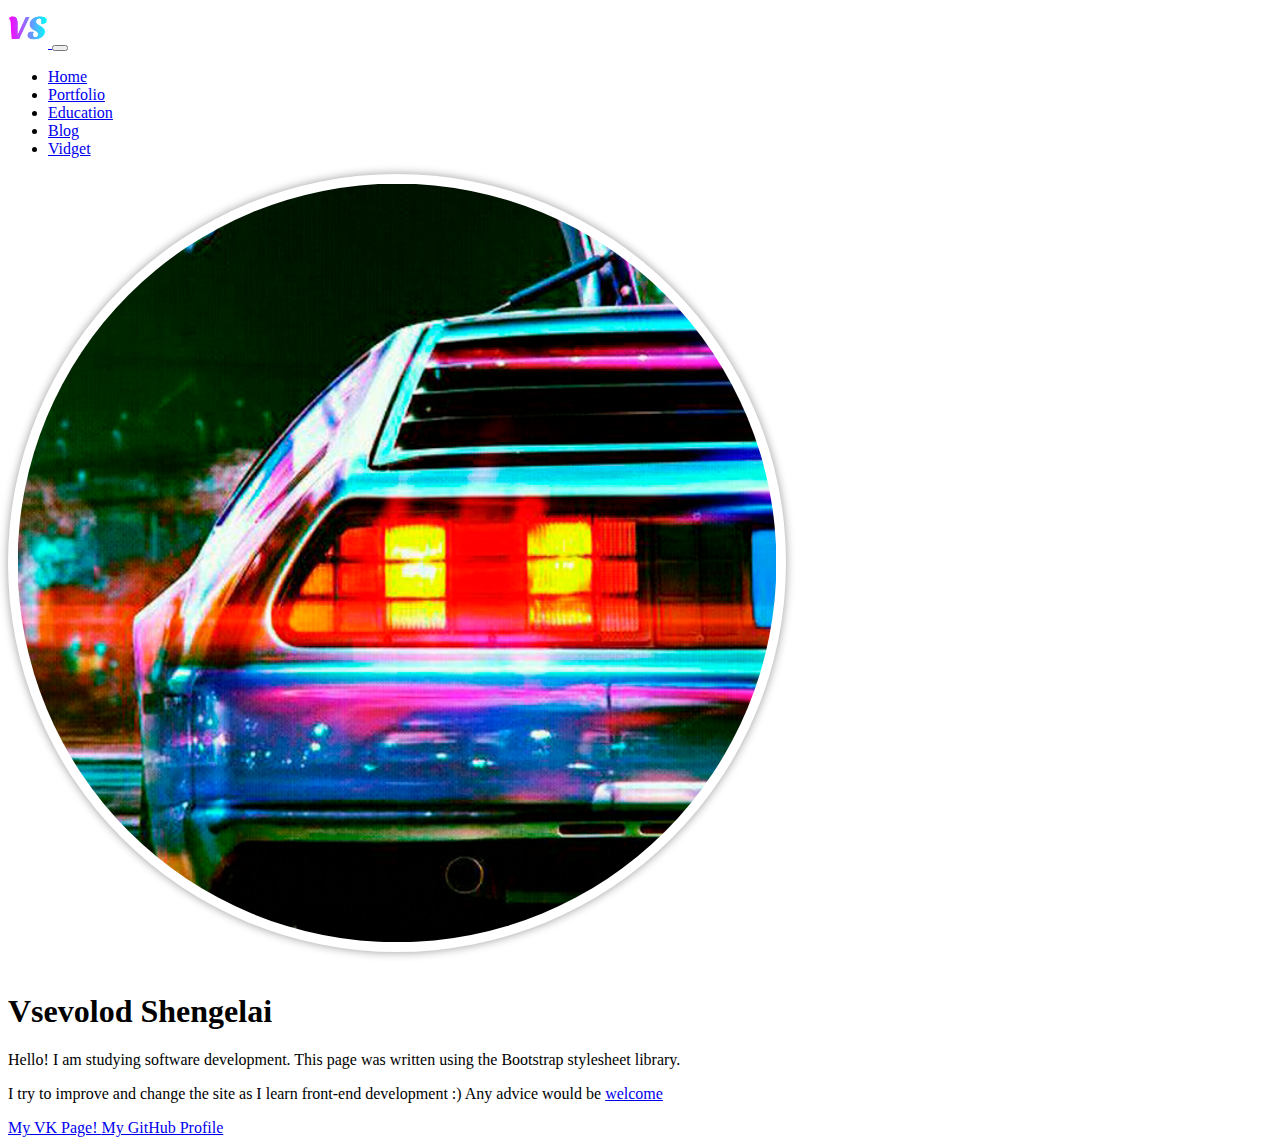
<file: index.html>
<!DOCTYPE html>
<html lang="en">
  <head>
    <meta charset="UTF-8" />
    <meta name="viewport" content="width=device-width, initial-scale=1.0" />
    <title>Vsevolod Shengelai</title>
    <!--Подключаем SCC и JS Bootstrap-->
    <link
      href="https://cdn.jsdelivr.net/npm/bootstrap@5.2.0/dist/css/bootstrap.min.css"
      rel="stylesheet"
      integrity="sha384-gH2yIJqKdNHPEq0n4Mqa/HGKIhSkIHeL5AyhkYV8i59U5AR6csBvApHHNl/vI1Bx"
      crossorigin="anonymous"
    />
    <script
      src="https://cdn.jsdelivr.net/npm/bootstrap@5.2.0/dist/js/bootstrap.bundle.min.js"
      integrity="sha384-A3rJD856KowSb7dwlZdYEkO39Gagi7vIsF0jrRAoQmDKKtQBHUuLZ9AsSv4jD4Xa"
      crossorigin="anonymous"
    ></script>
    <!--Полдключаем наши собственные CSS-стили-->
    <link rel="stylesheet" href="styles.css">
    <!--Добавляем favicon-->
    <link rel="apple-touch-icon" sizes="180x180" href="favicons/apple-touch-icon.png" />
    <link rel="icon" type="image/png" sizes="32x32" href="favicons/favicon-32x32.png" />
    <link rel="icon" type="image/png" sizes="16x16" href="/favicons/favicon-16x16.png" />
    <link rel="manifest" href="/site.webmanifest" />
  </head>
  <body>
    <nav class="navbar navbar-expand-lg navbar-dark bg-dark">
      <div class="container">
        <a class="navbar-brand p-0" href="/">
          <img src="logo.png" alt="Logo" width="40" />
        </a>
        <button
          class="navbar-toggler"
          type="button"
          data-bs-toggle="collapse"
          data-bs-target="#navbarNav"
          aria-controls="navbarNav"
          aria-expanded="false"
          aria-label="Toggle navigation"
        >
          <span class="navbar-toggler-icon"></span>
        </button>
        <div class="collapse navbar-collapse" id="navbarNav">
          <ul class="navbar-nav fs-5">
            <li class="nav-item">
              <a class="nav-link active " aria-current="page" href="/">Home</a>
            </li>
            <li class="nav-item">
              <a class="nav-link" href="portfolio/portfolio-arts.html">Portfolio</a>
            </li>
            <li class="nav-item">
              <a class="nav-link" href="education/assimilated-materials.html">Education</a>
            </li>
            <li class="nav-item">
              <a class="nav-link  disabled" href="#">Blog</a>
            </li>
            <li class="nav-item">
              <a class="nav-link" href="vidgets/vidget.html">Vidget</a>
            </li>
          </ul>
          
        </div>
      </div>
    </nav>
    <div class="container text-center my-5">
      <div class="row">
        <div class="col-lg-6 col-md-8 mx-auto">
          <img class="rounded-img" src="Аватарка.png" alt="Изображение" />
          <h1 class="fw-light">Vsevolod Shengelai</h1>
          <p class="lead text-muted">
            Hello! I am studying software development. This page was written
            using the Bootstrap stylesheet library.
          </p>
          <p class="lead fw-bold text-info">I try to improve and change the site as I learn front-end development :) Any advice would be <a href="https://github.com/VsevolodShengelai/VsevolodShengelai.github.io/issues">welcome</a></p>
          <a
            href="https://vk.com/vsevolod.sheng"
            target="_blank"
            class="btn btn-primary"
          >
            My VK Page!
          </a>
          <a
            href="https://github.com/VsevolodShengelai"
            target="_blank"
            class="btn btn-secondary"
          >
            My GitHub Profile
          </a>
        </div>
      </div>
    </div>
  </body>
</html>
</file>
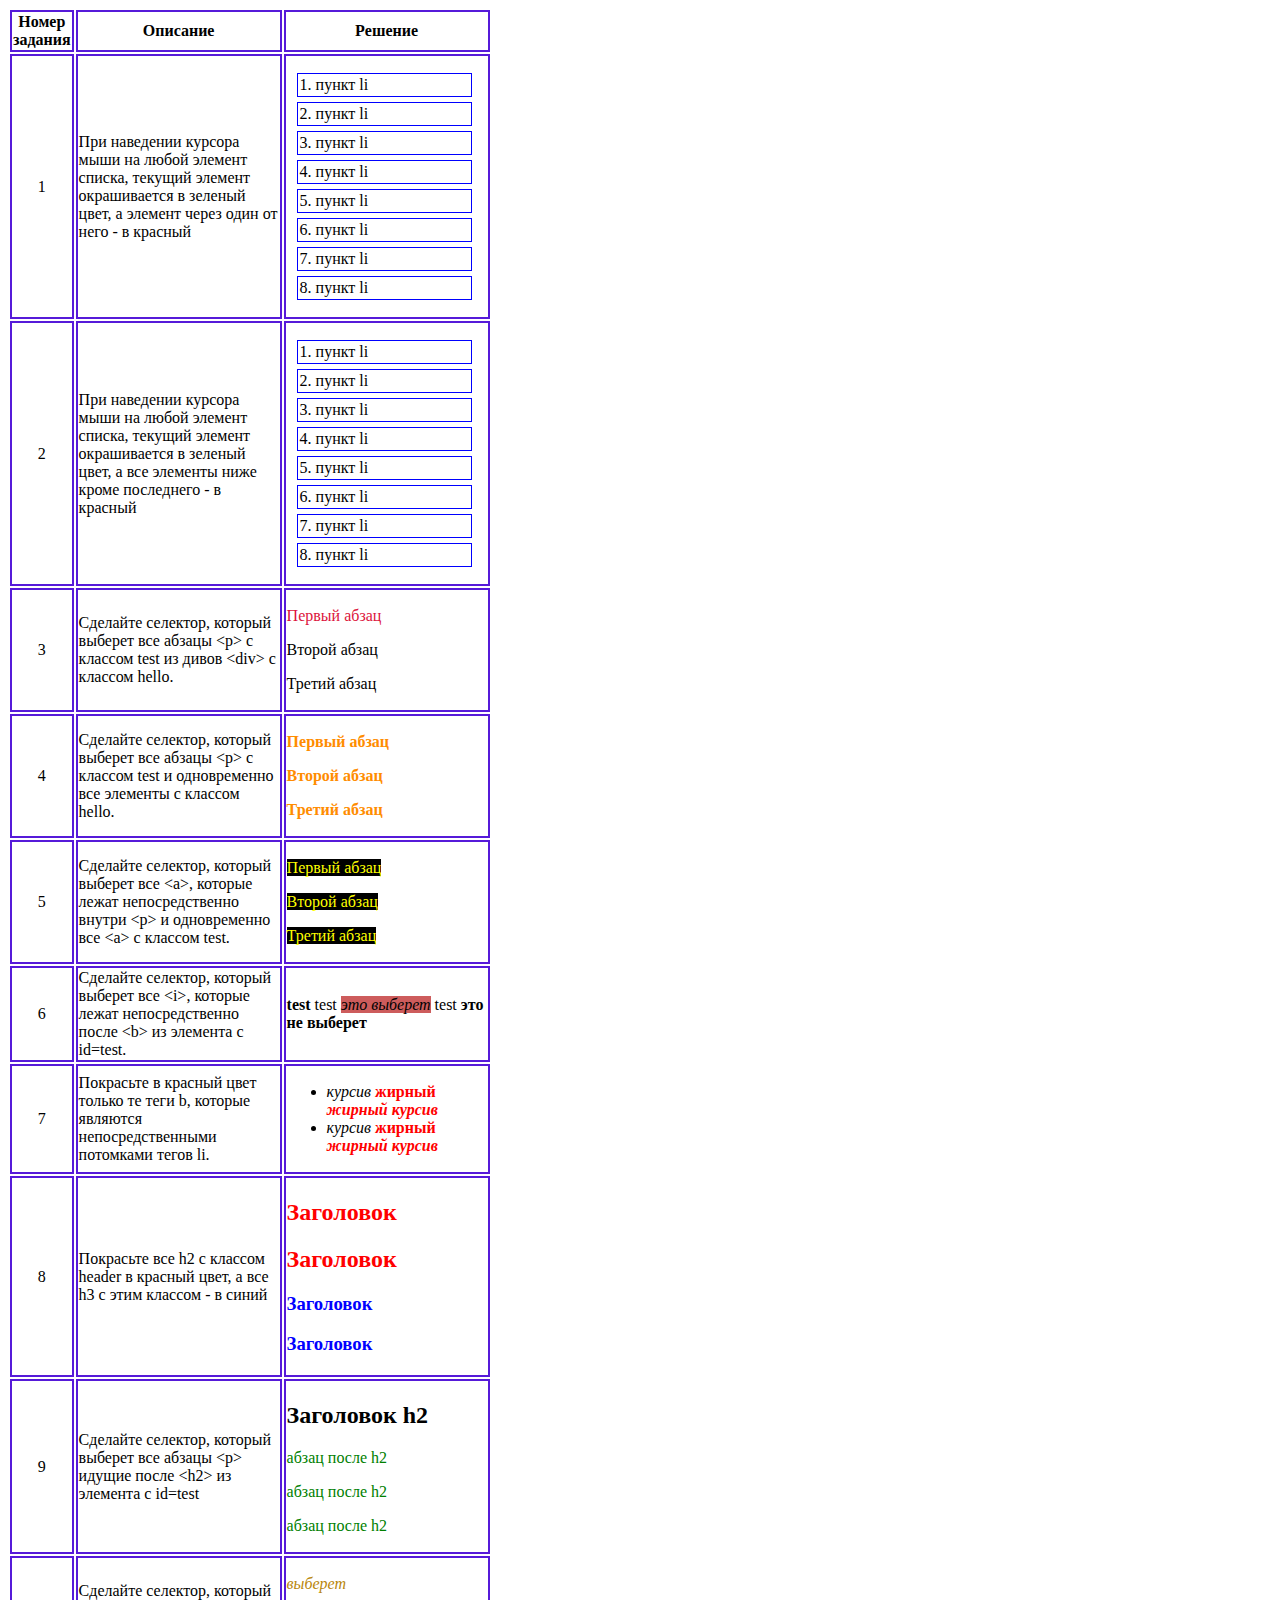
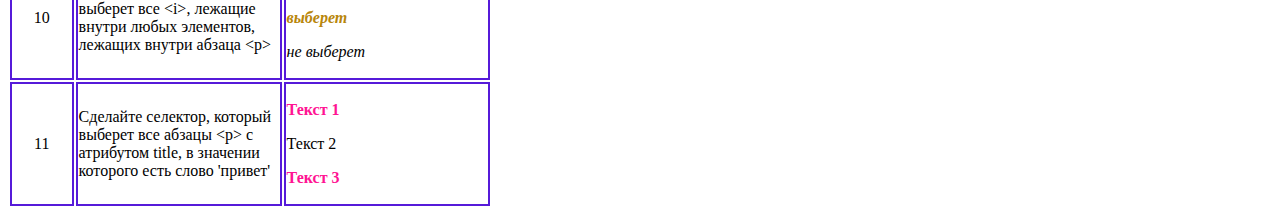
<file: web-programming/lab-2/index.html>
<!DOCTYPE html>
<html lang="en">
  <head>
    <meta charset="UTF-8" />
    <meta http-equiv="X-UA-Compatible" content="IE=edge" />
    <meta name="viewport" content="width=device-width, initial-scale=1.0" />
    <title>Document</title>
    <link rel="stylesheet" href="style.css" />
    <link rel="stylesheet" href="style2.css" />
  </head>
  <body>
    <table>
      <thead>
        <tr>
          <th>Номер задания</th>
          <th>Описание</th>
          <th>Рeшение</th>
        </tr>
      </thead>
      <tbody>
        <tr>
          <td>1</td>
          <td>
            При наведении курсора мыши на любой элемент списка, текущий элемент
            окрашивается в зеленый цвет, а элемент через один от него - в
            красный
          </td>
          <td>
            <ol class="task-list task-1">
              <li>пункт li</li>
              <li>пункт li</li>
              <li>пункт li</li>
              <li>пункт li</li>
              <li>пункт li</li>
              <li>пункт li</li>
              <li>пункт li</li>
              <li>пункт li</li>
            </ol>
          </td>
        </tr>

        <tr>
          <td>2</td>
          <td>
            При наведении курсора мыши на любой элемент списка, текущий элемент
            окрашивается в зеленый цвет, а все элементы ниже кроме последнего -
            в красный
          </td>
          <td>
            <ol class="task-list task-2">
              <li>пункт li</li>
              <li>пункт li</li>
              <li>пункт li</li>
              <li>пункт li</li>
              <li>пункт li</li>
              <li>пункт li</li>
              <li>пункт li</li>
              <li>пункт li</li>
            </ol>
          </td>
        </tr>

        <tr>
          <td>3</td>
          <td>
            Сделайте селектор, который выберет все абзацы &lt;p&gt; с классом
            test из дивов &lt;div&gt; с классом hello.
          </td>
          <td class="task-3">
            <div class="hello">
              <p class="test">Первый абзац</p>
            </div>
            <div>
              <p class="test">Второй абзац</p>
            </div>
            <div class="hello">
              <p>Третий абзац</p>
            </div>
          </td>
        </tr>

        <tr>
          <td>4</td>
          <td>
            Сделайте селектор, который выберет все абзацы &lt;p&gt; с классом
            test и одновременно все элементы с классом hello.
          </td>
          <td class="task-4">
            <div class="hello">
              <p class="test">Первый абзац</p>
            </div>
            <div>
              <p class="test">Второй абзац</p>
            </div>
            <div class="hello">
              <p>Третий абзац</p>
            </div>
          </td>
        </tr>

        <tr>
          <td>5</td>
          <td>
            Сделайте селектор, который выберет все &lt;a&gt;, которые лежат
            непосредственно внутри &lt;p&gt; и одновременно все &lt;a&gt; с
            классом test.
          </td>
          <td>
            <p>
              <a class="test">Первый абзац</a>
            </p>
            <p>
              <a class="test">Второй абзац</a>
            </p>
            <p>
              <a>Третий абзац</a>
            </p>
          </td>
        </tr>

        <tr>
          <td>6</td>
          <td>
            Сделайте селектор, который выберет все &lt;i&gt;, которые лежат
            непосредственно после &lt;b&gt; из элемента с id=test.
          </td>
          <td>
            <p id="test">
              <b>test</b> test <i>это выберет</i> test <b>это не выберет</b>
            </p>
          </td>
        </tr>

        <tr>
          <td>7</td>
          <td>
            Покрасьте в красный цвет только те теги b, которые являются
            непосредственными потомками тегов li.
          </td>
          <td>
            <ul>
              <li>
                <i>курсив</i>
                <b>жирный</b>
                <b><i>жирный курсив</i></b>
              </li>
              <li>
                <i>курсив</i>
                <b>жирный</b>
                <b><i>жирный курсив</i></b>
              </li>
            </ul>
          </td>
        </tr>

        <tr>
          <td>8</td>
          <td>
            Покрасьте все h2 с классом header в красный цвет, а все h3 с этим
            классом - в синий
          </td>
          <td>
            <h2 class="header">Заголовок</h2>
            <h2 class="header">Заголовок</h2>
            <h3 class="header">Заголовок</h3>
            <h3 class="header">Заголовок</h3>
          </td>
        </tr>

        <tr>
          <td>9</td>
          <td>
            Сделайте селектор, который выберет все абзацы &lt;p&gt; идущие после
            &lt;h2&gt; из элемента с id=test
          </td>
          <td id="test">
            <h2>Заголовок h2</h2>
            <p>абзац после h2</p>
            <p>абзац после h2</p>
            <p>абзац после h2</p>
          </td>
        </tr>

        <tr>
          <td>10</td>
          <td>
            Сделайте селектор, который выберет все &lt;i&gt;, лежащие внутри
            любых элементов, лежащих внутри абзаца &lt;p&gt;
          </td>
          <td class="task-10">
            <p>
              <span><i>выберет</i></span>
            </p>
            <p>
              <b><i>выберет</i></b>
            </p>
            <p><i>не выберет</i></p>
          </td>
        </tr>

        <tr>
          <td>11</td>
          <td>
            Сделайте селектор, который выберет все абзацы &lt;p&gt; с атрибутом
            title, в значении которого есть слово 'привет'
          </td>
          <td>
            <!-- Задание 11  -->
            <p title="Привет, первый абзац простого текста">Текст 1</p>
            <p>Текст 2</p>
            <p title="Третий абзац простого текста, привет!">Текст 3</p>
          </td>
        </tr>
      </tbody>
    </table>
  </body>
</html>
</file>
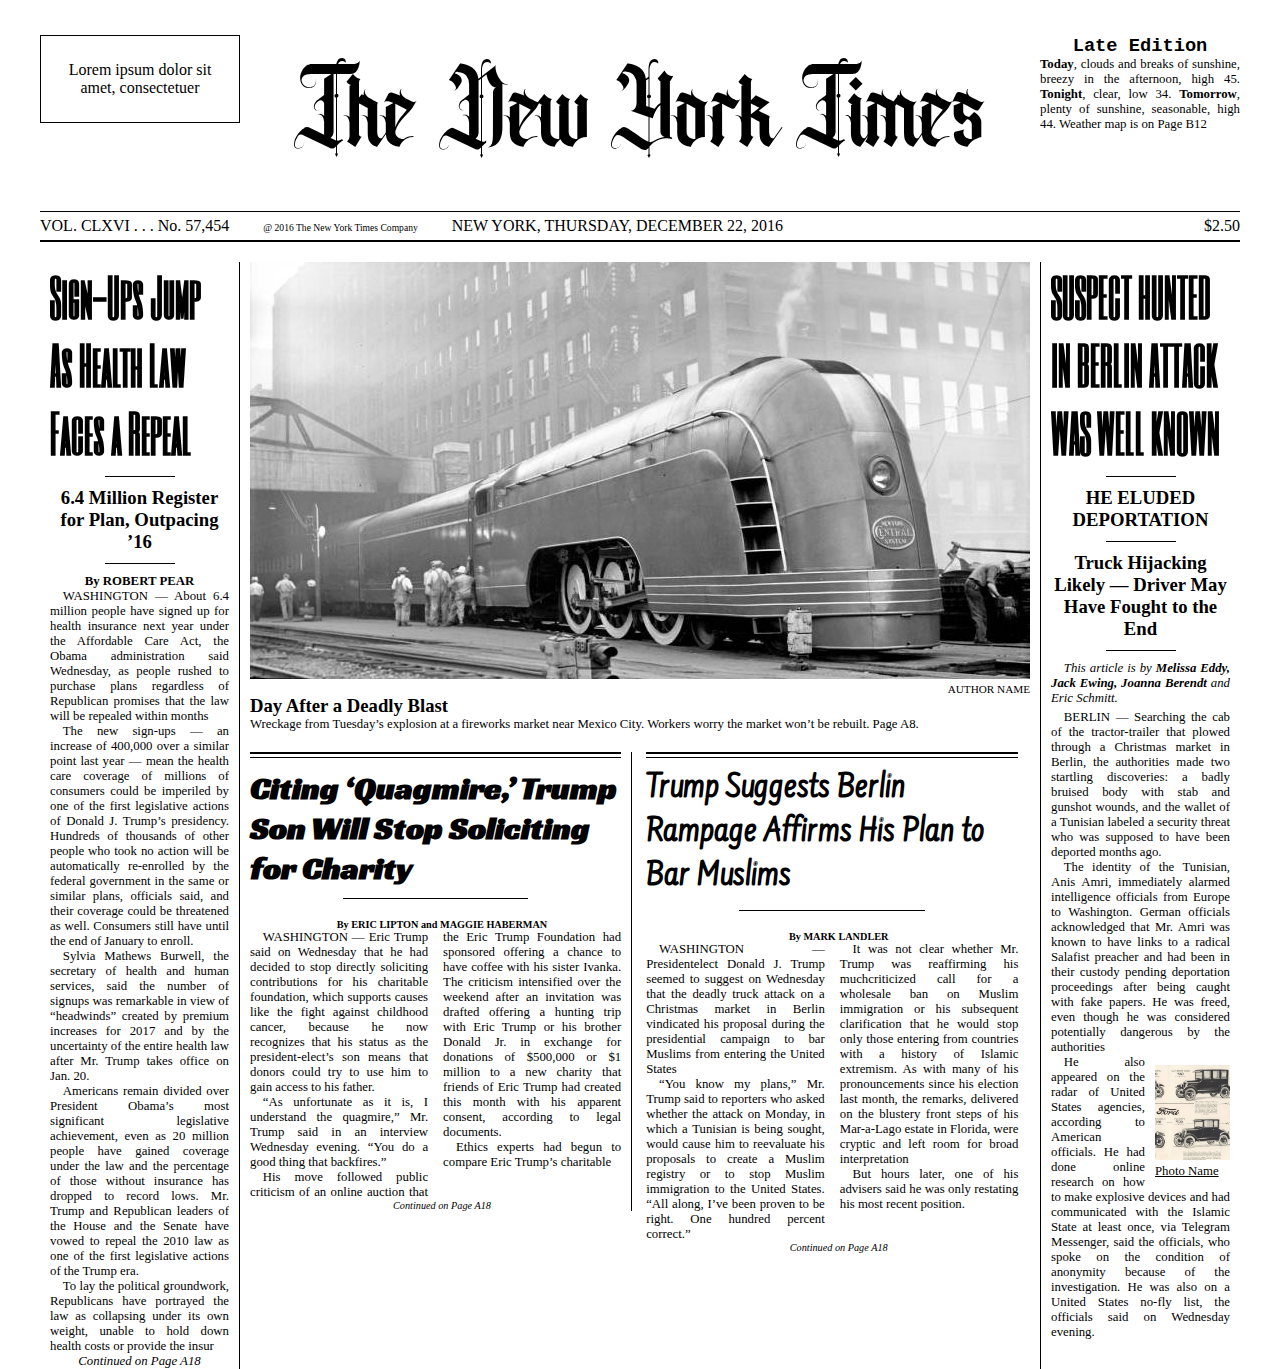
<file: web-programming/lab-3/index.html>
<!DOCTYPE html>
<html lang="en">
  <head>
    <meta charset="UTF-8" />
    <title>Newspaper</title>
    <link rel="stylesheet" href="index-orig.css" />
  </head>
  <body>
    <header class="header clear-fix">
      <section class="header__info">
        Lorem ipsum dolor sit amet, consectetuer
      </section>
      <article class="header__weather">
        <div class="header__weather-title">Late Edition</div>
        <p class="header__weather-text">
          <strong>Today</strong>, clouds and breaks of sunshine, breezy in the
          afternoon, high 45. <strong>Tonight</strong>, clear, low 34.
          <strong>Tomorrow</strong>, plenty of sunshine, seasonable, high 44.
          Weather map is on Page B12
        </p>
      </article>
      <div class="header__title">The New York Times</div>
    </header>
    <section class="sub-header">
      <span class="sub-header__number">VOL. CLXVI . . . No. 57,454</span>
      <span class="sub-header__copyright"
        >@ 2016 The New York Times Company</span
      >
      <time class="sub-header__create-date"
        >NEW YORK, THURSDAY, DECEMBER 22, 2016</time
      >
      <span class="sub-header__price">$2.50</span>
    </section>
    <main class="content">
      <section class="left-column column">
        <article class="article">
          <div class="article__title">
            Sign-Ups Jump As Health Law Faces a Repeal
          </div>
          <div class="line line_type_short"></div>
          <div class="article__subtitle">
            6.4 Million Register for Plan, Outpacing ’16
          </div>
          <div class="line line_type_short"></div>
          <span class="article__author">By ROBERT PEAR</span>
          <div class="article__content">
            <p>
              WASHINGTON — About 6.4 million people have signed up for health
              insurance next year under the Affordable Care Act, the Obama
              administration said Wednesday, as people rushed to purchase plans
              regardless of Republican promises that the law will be repealed
              within months
            </p>
            <p>
              The new sign-ups — an increase of 400,000 over a similar point
              last year — mean the health care coverage of millions of consumers
              could be imperiled by one of the first legislative actions of
              Donald J. Trump’s presidency. Hundreds of thousands of other
              people who took no action will be automatically re-enrolled by the
              federal government in the same or similar plans, officials said,
              and their coverage could be threatened as well. Consumers still
              have until the end of January to enroll.
            </p>
            <p>
              Sylvia Mathews Burwell, the secretary of health and human
              services, said the number of signups was remarkable in view of
              “headwinds” created by premium increases for 2017 and by the
              uncertainty of the entire health law after Mr. Trump takes office
              on Jan. 20.
            </p>
            <p>
              Americans remain divided over President Obama’s most significant
              legislative achievement, even as 20 million people have gained
              coverage under the law and the percentage of those without
              insurance has dropped to record lows. Mr. Trump and Republican
              leaders of the House and the Senate have vowed to repeal the 2010
              law as one of the first legislative actions of the Trump era.
            </p>
            <p>
              To lay the political groundwork, Republicans have portrayed the
              law as collapsing under its own weight, unable to hold down health
              costs or provide the insur
            </p>
          </div>
          <span class="article__continue">Continued on Page A18</span>
        </article>
      </section>
      <section class="center-column column">
        <section class="main-photo">
          <figure class="main-photo__wrapper">
            <img
              class="main-photo__img"
              alt="Photo by smb"
              src="images/Mercury-train sized.jpg"
            />
            <figcaption class="main-photo__caption">author name</figcaption>
          </figure>
          <div class="main-photo__title">Day After a Deadly Blast</div>
          <div class="main-photo__desc">
            Wreckage from Tuesday’s explosion at a fireworks market near Mexico
            City. Workers worry the market won’t be rebuilt. Page A8.
          </div>
        </section>
        <section class="multicolumn">
          <div class="multicolumn__left">
            <div class="line line_type_bold"></div>
            <div class="line"></div>
            <article class="article article_columns_two">
              <div class="article__title article__title_font_racing">
                Citing ‘Quagmire,’ Trump Son Will Stop Soliciting for Charity
              </div>
              <div class="line line_type_short"></div>
              <div class="article__content">
                <strong class="article__author"
                  >By ERIC LIPTON and MAGGIE HABERMAN</strong
                >
                <p>
                  WASHINGTON — Eric Trump said on Wednesday that he had decided
                  to stop directly soliciting contributions for his charitable
                  foundation, which supports causes like the fight against
                  childhood cancer, because he now recognizes that his status as
                  the president-elect’s son means that donors could try to use
                  him to gain access to his father.
                </p>
                <p>
                  “As unfortunate as it is, I understand the quagmire,” Mr.
                  Trump said in an interview Wednesday evening. “You do a good
                  thing that backfires.”
                </p>
                <p>
                  His move followed public criticism of an online auction that
                  the Eric Trump Foundation had sponsored offering a chance to
                  have coffee with his sister Ivanka. The criticism intensified
                  over the weekend after an invitation was drafted offering a
                  hunting trip with Eric Trump or his brother Donald Jr. in
                  exchange for donations of $500,000 or $1 million to a new
                  charity that friends of Eric Trump had created this month with
                  his apparent consent, according to legal documents.
                </p>
                <p>
                  Ethics experts had begun to compare Eric Trump’s charitable
                </p>
                <span class="article__continue">Continued on Page A18</span>
              </div>
            </article>
          </div>
          <div class="multicolumn__right">
            <div class="line line_type_bold"></div>
            <div class="line"></div>
            <article class="article article_columns_two">
              <div class="article__title article__title_font_farsan">
                Trump Suggests Berlin Rampage Affirms His Plan to Bar Muslims
              </div>
              <div class="line line_type_short"></div>
              <div class="article__content">
                <strong class="article__author">By MARK LANDLER</strong>
                <p>
                  WASHINGTON — Presidentelect Donald J. Trump seemed to suggest
                  on Wednesday that the deadly truck attack on a Christmas
                  market in Berlin vindicated his proposal during the
                  presidential campaign to bar Muslims from entering the United
                  States
                </p>
                <p>
                  “You know my plans,” Mr. Trump said to reporters who asked
                  whether the attack on Monday, in which a Tunisian is being
                  sought, would cause him to reevaluate his proposals to create
                  a Muslim registry or to stop Muslim immigration to the United
                  States. “All along, I’ve been proven to be right. One hundred
                  percent correct.”
                </p>
                <p>
                  It was not clear whether Mr. Trump was reaffirming his
                  muchcriticized call for a wholesale ban on Muslim immigration
                  or his subsequent clarification that he would stop only those
                  entering from countries with a history of Islamic extremism.
                  As with many of his pronouncements since his election last
                  month, the remarks, delivered on the blustery front steps of
                  his Mar-a-Lago estate in Florida, were cryptic and left room
                  for broad interpretation
                </p>
                <p>
                  But hours later, one of his advisers said he was only
                  restating his most recent position.
                </p>
                <span class="article__continue">Continued on Page A18</span>
              </div>
            </article>
          </div>
        </section>
      </section>
      <section class="right-column column">
        <article class="article">
          <div class="article__title">
            SUSPECT HUNTED IN BERLIN ATTACK WAS WELL KNOWN
          </div>
          <div class="line line_type_short"></div>
          <div class="article__subtitle">HE ELUDED DEPORTATION</div>
          <div class="line line_type_short"></div>
          <div class="article__subtitle">
            Truck Hijacking Likely — Driver May Have Fought to the End
          </div>
          <div class="line line_type_short"></div>
          <div class="article__content">
            <div class="article__add-text">
              This article is by
              <strong>Melissa Eddy, Jack Ewing, Joanna Berendt</strong> and Eric
              Schmitt.
            </div>
            <p>
              BERLIN — Searching the cab of the tractor-trailer that plowed
              through a Christmas market in Berlin, the authorities made two
              startling discoveries: a badly bruised body with stab and gunshot
              wounds, and the wallet of a Tunisian labeled a security threat who
              was supposed to have been deported months ago.
            </p>
            <p>
              The identity of the Tunisian, Anis Amri, immediately alarmed
              intelligence officials from Europe to Washington. German officials
              acknowledged that Mr. Amri was known to have links to a radical
              Salafist preacher and had been in their custody pending
              deportation proceedings after being caught with fake papers. He
              was freed, even though he was considered potentially dangerous by
              the authorities
            </p>
            <figure class="article__image article__image_align_right">
              <img
                src="images/FORD.jpg"
                class="article__img"
                width="75" 
                height="95"
              />
              <figcaption class="article__image-caption">Photo Name</figcaption>
            </figure>
            <p>
              He also appeared on the radar of United States agencies, according
              to American officials. He had done online research on how to make
              explosive devices and had communicated with the Islamic State at
              least once, via Telegram Messenger, said the officials, who spoke
              on the condition of anonymity because of the investigation. He was
              also on a United States no-fly list, the officials said on
              Wednesday evening.
            </p>
          </div>
        </article>
      </section>
    </main>
  </body>
</html>
</file>
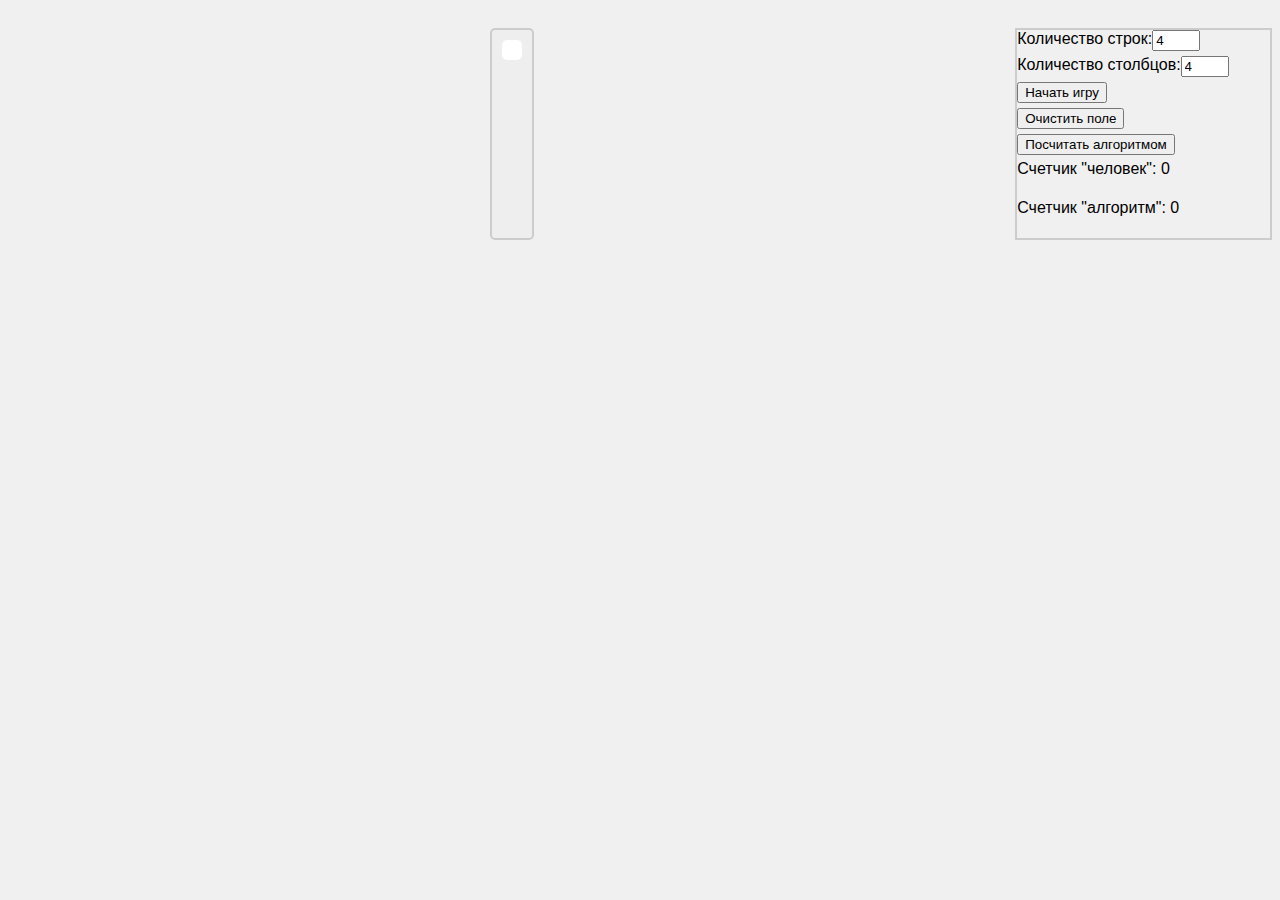
<file: university/SysOpsResearch/lab10/index.html>
<!DOCTYPE html>
<html lang="en">
    <head>
        <meta charset="UTF-8" />
        <meta name="viewport" content="width=device-width, initial-scale=1.0" />
        <title>Задача поиска сокровища</title>
        <link rel="stylesheet" href="styles.css" />
    </head>
    <body>
        <!--<h1>Задача поиска сокровища</h1>-->
        <div class="main-container">
            <div class="game-container">
                <div class="field" id="game-field">
                    <!-- Сетка будет создаваться динамически с использованием JavaScript -->
                </div>
            </div>
            <div class="controls">
                <div class="controls-field">
                    <div class="controls-field-element">
                        <label for="rows">Количество строк:</label>
                        <input type="number" id="rows" min="2" max="8" value="4" />
                    </div>
                    <div class="controls-field-element">
                        <label for="columns">Количество столбцов:</label>
                        <input type="number" id="columns" min="2" max="8" value="4" />
                    </div>
                    <div class="controls-field-element">
                        <button id="start-game">Начать игру</button>
                    </div>
                    <div class="controls-field-element">
                        <button id="clear-game">Очистить поле</button>
                    </div>
                    <div class="controls-field-element">
                        <button id="algorithm-game">Посчитать алгоритмом</button>
                    </div>
                    <div class="controls-field-element">
                        <div>Счетчик "человек": <span id="player-score">0</span></div>
                    </div>
                    <div class="controls-field-element">
                        <p>Счетчик "алгоритм": <span id="algorithm-score">0</span></p>
                    </div>
                </div>
            </div>
        </div>

        <script src="script.js"></script>
    </body>
</html>
</file>
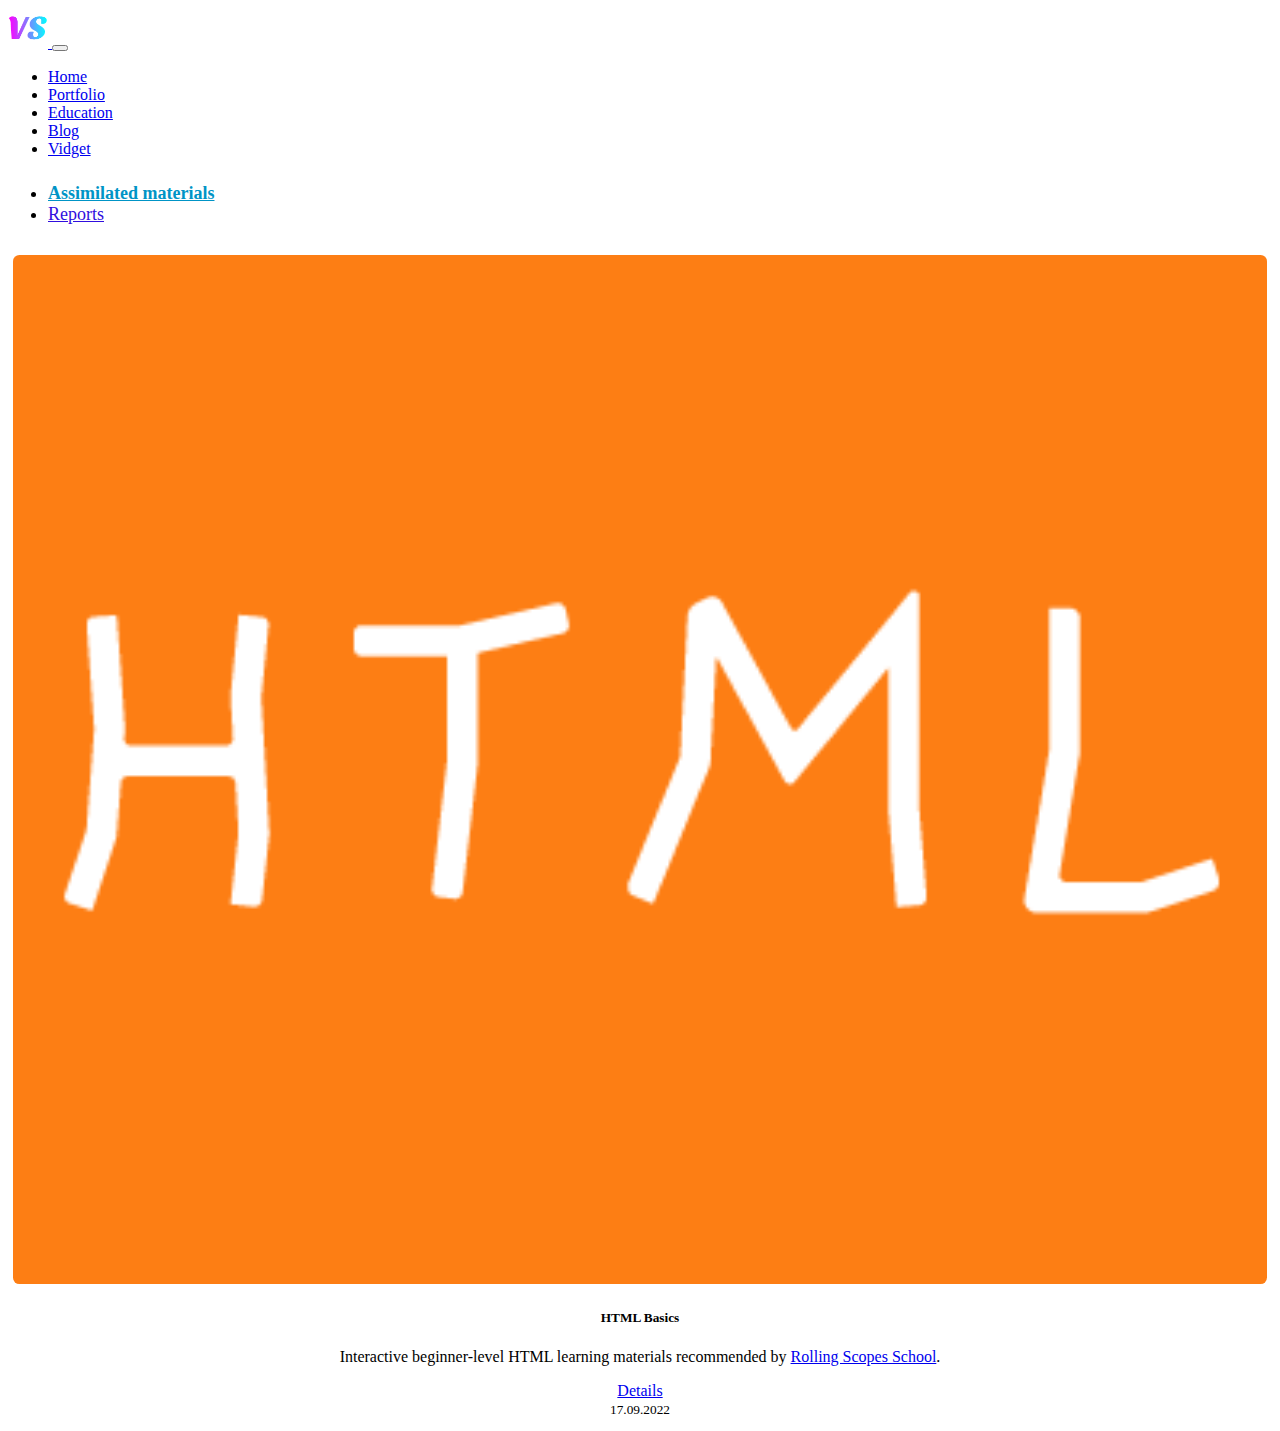
<file: education/assimilated-materials.html>
<!DOCTYPE html>
<html lang="en">
  <head>
    <meta charset="UTF-8" />
    <meta name="viewport" content="width=device-width, initial-scale=1.0" />
    <title>My favorite places</title>
    <!--Подключаем SCC и JS Bootstrap-->
    <link
      href="https://cdn.jsdelivr.net/npm/bootstrap@5.2.0/dist/css/bootstrap.min.css"
      rel="stylesheet"
      integrity="sha384-gH2yIJqKdNHPEq0n4Mqa/HGKIhSkIHeL5AyhkYV8i59U5AR6csBvApHHNl/vI1Bx"
      crossorigin="anonymous"
    />
    <script
      src="https://cdn.jsdelivr.net/npm/bootstrap@5.2.0/dist/js/bootstrap.bundle.min.js"
      integrity="sha384-A3rJD856KowSb7dwlZdYEkO39Gagi7vIsF0jrRAoQmDKKtQBHUuLZ9AsSv4jD4Xa"
      crossorigin="anonymous"
    ></script>
    <!--Полдключаем наши собственные CSS-стили-->
    <link rel="stylesheet" href="../styles.css">
    <link rel="apple-touch-icon" sizes="180x180" href="../favicons/apple-touch-icon.png" />
    <link rel="icon" type="image/png" sizes="32x32" href="../favicons/favicon-32x32.png" />
    <link rel="icon" type="image/png" sizes="16x16" href="../favicons/favicon-16x16.png" />
    <link rel="manifest" href="/site.webmanifest">
    <style>
      .card {
        border-radius: 0.4em;
        text-align: center;
        padding: 0.3em;
        
      }
      .card:hover {
        background-color: rgba(0, 0, 0, 0.1);
      }
      .card img {
        border-radius: 0.4em;
        margin: auto;
        width: 100%;       
      }
    </style>
  </head>
  <body>
    <nav class="navbar navbar-expand-lg navbar-dark bg-dark">
      <div class="container">
        <a class="navbar-brand p-0" href="/">
          <img src="../logo.png" alt="Logo" width="40" />
        </a>
        <button
          class="navbar-toggler"
          type="button"
          data-bs-toggle="collapse"
          data-bs-target="#navbarNav"
          aria-controls="navbarNav"
          aria-expanded="false"
          aria-label="Toggle navigation"
        >
          <span class="navbar-toggler-icon"></span>
        </button>
        <div class="collapse navbar-collapse" id="navbarNav">
          <ul class="navbar-nav fs-5">
              <li class="nav-item">
                <a class="nav-link" aria-current="page" href="/">Home</a>
              </li>
              <li class="nav-item">
                <a class="nav-link " href="../portfolio/portfolio-arts.html">Portfolio</a>
              </li>
              <li class="nav-item">
                <a class="nav-link active" href="../education/assimilated-materials.html">Education</a>
              </li>
              <li class="nav-item">
                <a class="nav-link disabled" href="#">Blog</a>
              </li>
              <li class="nav-item">
                <a class="nav-link active" href="../vidgets/vidget.html">Vidget</a>
              </li>
            </ul>
        </div>
      </div>
    </nav>

    <ul class="nav justify-content-center nav-box nav-second">
      <li class="nav-item second-nav-item">
        <a class="nav-link second-nav-link-primary" href="#">Assimilated materials</a>
      </li>
      <li class="nav-item second-nav-item">
        <a class="nav-link second-nav-link disabled"  href="reports.html">Reports</a>
      </li>
    </ul>

    <div class="container my-0">
      <div class="row row-cols-1 row-cols-md-2 row-cols-lg-3 g-3">
        <div class="col">
          <div class="card">
            <img
              src="images/html-basics.png"
              class="card-img-top bg-orange"
              alt="..."
              width="300"
            />
            <div class="card-body">
              <h5 class="card-title">HTML Basics</h5>
              <p class="card-text">
                Interactive beginner-level HTML learning materials recommended by <a href="hhttps://rs.school/https://rs.school/"> Rolling Scopes School</a>.
              </p>
              <a href="https://ru.code-basics.com/languages/html" target="_blank" type="button" class="btn btn-sm btn-info col-4 mx-auto my-1">	
                Details</a>
              <div class="d-flex justify-content-between align-items-center">
                <div class="btn-group">
                </div>
                <small class="text-muted">17.09.2022 </small>
              </div>
            </div>
          </div>
        </div>
      </div>
    </div>
  </body>
</html>
</file>
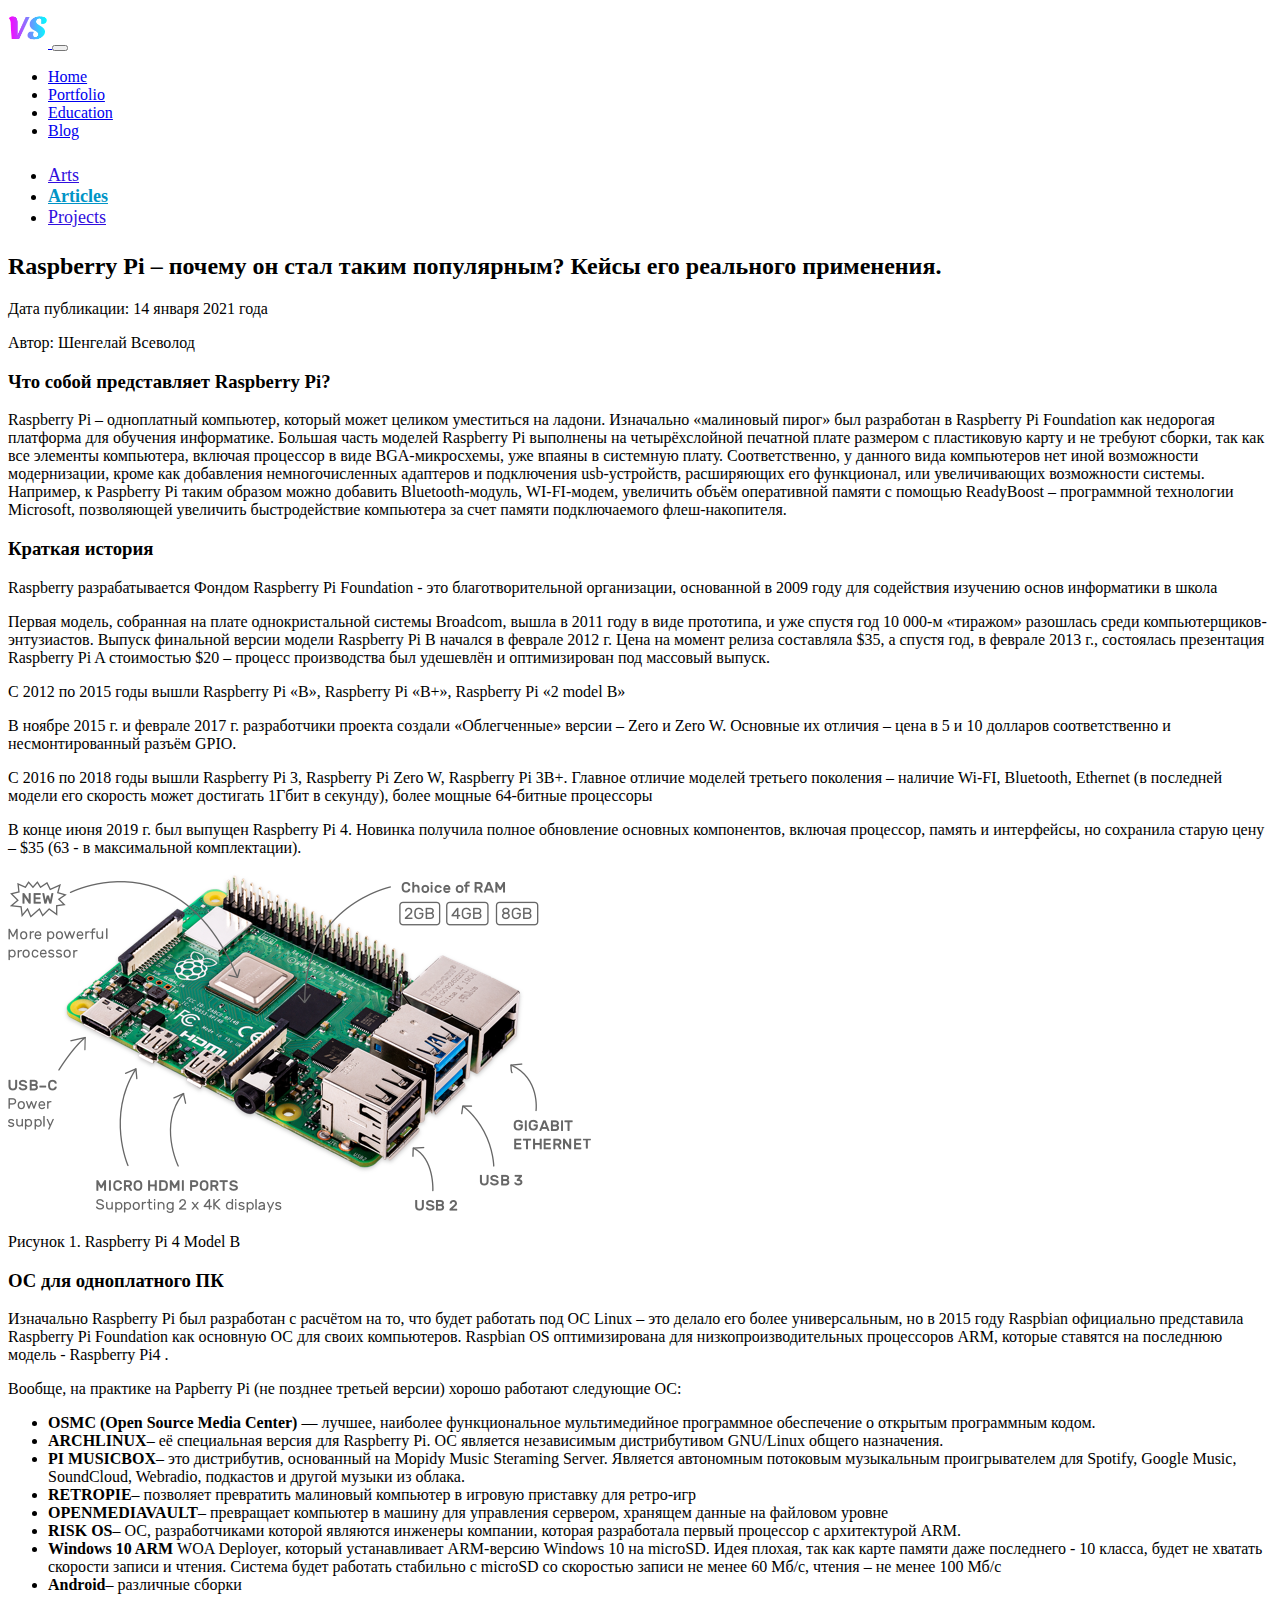
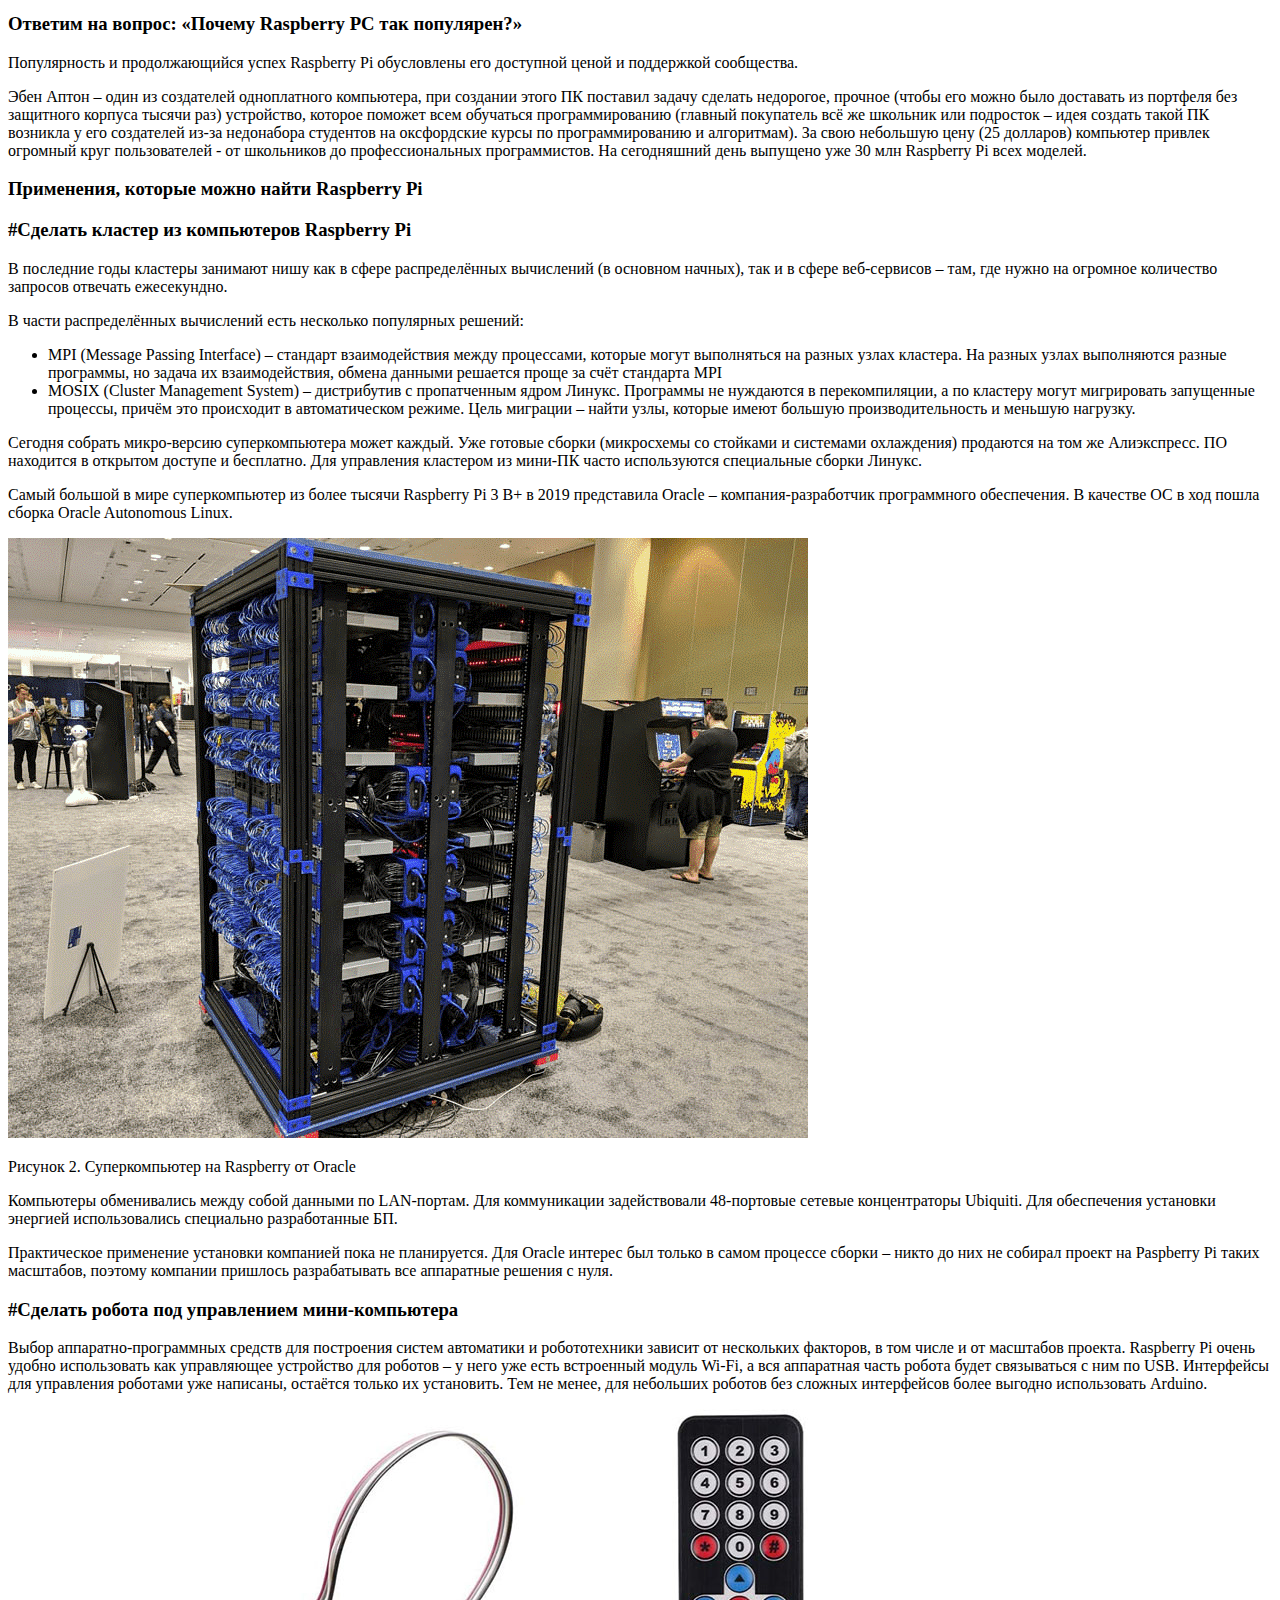
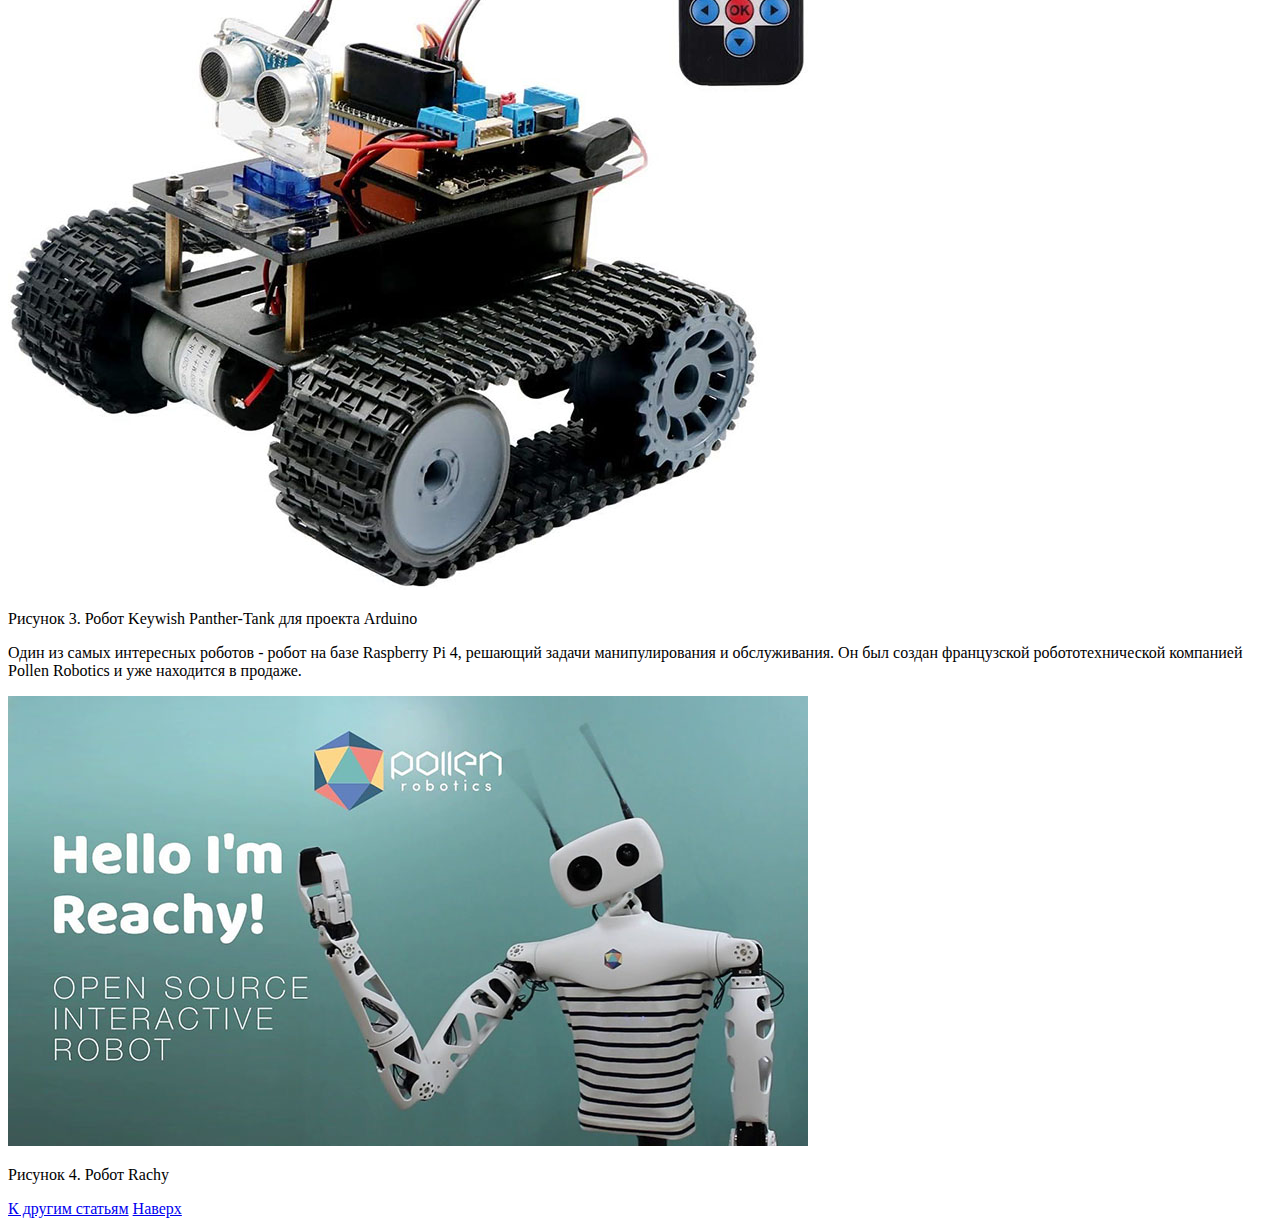
<file: portfolio/article-RaspberryPI.html>
<!DOCTYPE html>
<html lang="en">
  <head>
    <meta charset="UTF-8" />
    <meta name="viewport" content="width=device-width, initial-scale=1.0" />
    <title>My favorite places</title>
    <!--Подключаем SCC и JS Bootstrap-->
    <link
      href="https://cdn.jsdelivr.net/npm/bootstrap@5.2.0/dist/css/bootstrap.min.css"
      rel="stylesheet"
      integrity="sha384-gH2yIJqKdNHPEq0n4Mqa/HGKIhSkIHeL5AyhkYV8i59U5AR6csBvApHHNl/vI1Bx"
      crossorigin="anonymous"
    />
    <script
      src="https://cdn.jsdelivr.net/npm/bootstrap@5.2.0/dist/js/bootstrap.bundle.min.js"
      integrity="sha384-A3rJD856KowSb7dwlZdYEkO39Gagi7vIsF0jrRAoQmDKKtQBHUuLZ9AsSv4jD4Xa"
      crossorigin="anonymous"
    ></script>
    <!--Полдключаем наши собственные CSS-стили-->
    <link rel="stylesheet" href="../styles.css">
    <link rel="apple-touch-icon" sizes="180x180" href="../favicons/apple-touch-icon.png" />
    <link rel="icon" type="image/png" sizes="32x32" href="../favicons/favicon-32x32.png" />
    <link rel="icon" type="image/png" sizes="16x16" href="../favicons/favicon-16x16.png" />
    <link rel="manifest" href="/site.webmanifest">
    <style>
      .card {
        border-radius: 0.4em;
        text-align: center;
        padding: 0.3em;
        
      }
      .card:hover {
        background-color: rgba(0, 0, 0, 0.1);
      }
      .card img {
        border-radius: 0.4em;
        margin: auto;
        width: 100%;       
      }
    </style>
  </head>
  <body>
    <nav class="navbar navbar-expand-lg navbar-dark bg-dark">
      <div class="container">
        <a class="navbar-brand p-0" href="/">
          <img src="../logo.png" alt="Logo" width="40" />
        </a>
        <button
          class="navbar-toggler"
          type="button"
          data-bs-toggle="collapse"
          data-bs-target="#navbarNav"
          aria-controls="navbarNav"
          aria-expanded="false"
          aria-label="Toggle navigation"
        >
          <span class="navbar-toggler-icon"></span>
        </button>
        <div class="collapse navbar-collapse" id="navbarNav">
            <ul class="navbar-nav fs-5">
                <li class="nav-item">
                  <a class="nav-link" aria-current="page" href="/">Home</a>
                </li>
                <li class="nav-item">
                  <a class="nav-link active" href="portfolio-arts.html">Portfolio</a>
                </li>
                <li class="nav-item">
                  <a class="nav-link" href="../education/assimilated-materials.html">Education</a>
                </li>
                <li class="nav-item">
                  <a class="nav-link disabled" href="#">Blog</a>
                </li>
              </ul>
        </div>
      </div>
    </nav>

    <ul class="nav justify-content-center nav-box nav-second">
      <li class="nav-item second-nav-item">
        <a class="nav-link second-nav-link" href="portfolio-arts.html ">Arts</a>
      </li>
      <li class="nav-item second-nav-item">
        <a class="nav-link  second-nav-link-primary"  href="portfolio-articles.html">Articles</a>
      </li>
      <li class="nav-item second-nav-item">
        <a class="nav-link second-nav-link" href="#">Projects</a>
      </li>
    </ul>

    <main class="container">
      
        <div class="row g-6">
          <div class="col-md-12">

      
            <article class="blog-post">
              <h2 class="blog-post-title mb-1">Raspberry Pi – почему он стал таким популярным? Кейсы его реального применения.</h2>
              <p class="blog-post-meta mt-3 mb-1">Дата публикации: 14 января 2021 года</p>
              <p class="blog-post-meta mt-1 mb-3">Автор: Шенгелай Всеволод</p>
              
              <h3>Что собой представляет Raspberry Pi?</h3>
              <p>Raspberry Pi – одноплатный компьютер, который может целиком уместиться на ладони. Изначально «малиновый пирог» был разработан в Raspberry Pi Foundation как недорогая платформа для обучения информатике. Большая часть моделей Raspberry Pi выполнены на четырёхслойной печатной плате размером с пластиковую карту и не требуют сборки, так как все элементы компьютера, включая процессор в виде BGA-микросхемы, уже впаяны в системную плату. Соответственно, у данного вида компьютеров нет иной возможности модернизации, кроме как добавления немногочисленных адаптеров и подключения usb-устройств, расширяющих его функционал, или увеличивающих возможности системы. Например, к Paspberry Pi таким образом можно добавить Bluetooth-модуль, WI-FI-модем, увеличить объём оперативной памяти с помощью ReadyBoost – программной технологии Microsoft, позволяющей увеличить быстродействие компьютера за счет памяти подключаемого флеш-накопителя.</p>
              <h3>Краткая история</h3>
              <p>Raspberry разрабатывается Фондом Raspberry Pi Foundation - это благотворительной организации, основанной в 2009 году для содействия изучению основ информатики в школа</p>
              <p>Первая модель, собранная на плате однокристальной системы Broadcom, вышла в 2011 году в виде прототипа, и уже спустя год 10 000-м «тиражом» разошлась среди компьютерщиков-энтузиастов. Выпуск финальной версии модели Raspberry Pi B начался в феврале 2012 г. Цена на момент релиза составляла $35, а спустя год, в феврале 2013 г., состоялась презентация Raspberry Pi A стоимостью $20 – процесс производства был удешевлён и оптимизирован под массовый выпуск.</p>
              <p>С 2012 по 2015 годы вышли Raspberry Pi «B», Raspberry Pi «B+», Raspberry Pi «2 model B»</p>
              <p>В ноябре 2015 г. и феврале 2017 г. разработчики проекта создали «Облегченные» версии – Zero и Zero W. Основные их отличия – цена в 5 и 10 долларов соответственно и несмонтированный разъём GPIO.</p>
              <p>С 2016 по 2018 годы вышли Raspberry Pi 3, Raspberry Pi Zero W, Raspberry Pi 3B+. Главное отличие моделей третьего поколения – наличие Wi-FI, Bluetooth, Ethernet (в последней модели его скорость может достигать 1Гбит в секунду), более мощные 64-битные процессоры</p>
              <p>В конце июня 2019 г. был выпущен Raspberry Pi 4. Новинка получила полное обновление основных компонентов, включая процессор, память и интерфейсы, но сохранила старую цену – $35 (63 - в максимальной комплектации).</p>
              <img src="images-articles/Raspberry-1_1.png" class="img-fluid mx-auto d-block" alt="Плата RaspberryPi 4 Model B">
              <p class="text-center my-2">Рисунок 1. Raspberry Pi 4 Model B</p>
              
              <h3>ОС для одноплатного ПК</h3>
              <p>Изначально Raspberry Pi был разработан с расчётом на то, что будет работать под ОС Linux – это делало его более универсальным, но в 2015 году Raspbian официально представила Raspberry Pi Foundation как основную ОС для своих компьютеров. Raspbian OS оптимизирована для низкопроизводительных процессоров ARM, которые ставятся на последнюю модель - Raspberry Pi4 .</p>
              <p> Вообще, на практике на Papberry Pi (не позднее третьей версии) хорошо работают следующие ОС:</p>
              <ul>
                <li><b>OSMC (Open Source Media Center)</b> — лучшее, наиболее функциональное мультимедийное программное обеспечение о открытым программным кодом. </li>
                <li><b>ARCHLINUX</b>– её специальная версия для Raspberry Pi. ОС является независимым дистрибутивом GNU/Linux общего назначения.</li>
                <li><b>PI MUSICBOX</b>– это дистрибутив, основанный на Mopidy Music Steraming Server. Является автономным потоковым музыкальным проигрывателем для Spotify, Google Music, SoundCloud, Webradio, подкастов и другой музыки из облака.</li>
                <li><b>RETROPIE</b>– позволяет превратить малиновый компьютер в игровую приставку для ретро-игр</li>
                <li><b>OPENMEDIAVAULT</b>– превращает компьютер в машину для управления сервером, хранящем данные на файловом уровне </li>
                <li><b>RISK OS</b>– ОС, разработчиками которой являются инженеры компании, которая разработала первый процессор с архитектурой ARM.</li>
                <li><b>Windows 10 ARM </b>WOA Deployer, который устанавливает ARM-версию Windows 10 на microSD. Идея плохая, так как карте памяти даже последнего - 10 класса, будет не хватать скорости записи и чтения. Система будет работать стабильно с microSD со скоростью записи не менее 60 Мб/с, чтения – не менее 100 Мб/с</li>
                <li><b>Android</b>– различные сборки</li>
              </ul>

              <h3>Ответим на вопрос: «Почему Raspberry PC так популярен?»</h3>
              <p>Популярность и продолжающийся успех Raspberry Pi обусловлены его доступной ценой и поддержкой сообщества.</p>
              <p>Эбен Аптон – один из создателей одноплатного компьютера, при создании этого ПК поставил задачу сделать недорогое, прочное (чтобы его можно было доставать из портфеля без защитного корпуса тысячи раз) устройство, которое поможет всем обучаться программированию (главный покупатель всё же школьник или подросток – идея создать такой ПК возникла у его создателей из-за недонабора студентов на оксфордские курсы по программированию и алгоритмам). За свою небольшую цену (25 долларов) компьютер привлек огромный круг пользователей - от школьников до профессиональных программистов. На сегодняшний день выпущено уже 30 млн Raspberry Pi всех моделей.</p>

              <h3>Применения, которые можно найти Raspberry Pi</h3>
              <h3>#Сделать кластер из компьютеров Raspberry Pi</h3>
              <p>В последние годы кластеры занимают нишу как в сфере распределённых вычислений (в основном начных), так и в сфере веб-сервисов – там, где нужно на огромное количество запросов отвечать ежесекундно.</p>
              <p>В части распределённых вычислений есть несколько популярных решений:</p>
              <ul>
                <li>MPI (Message Passing Interface) – стандарт взаимодействия между процессами, которые могут выполняться на разных узлах кластера. На разных узлах выполняются разные программы, но задача их взаимодействия, обмена данными решается проще за счёт стандарта MPI</li>
                <li>MOSIX (Cluster Management System) – дистрибутив с пропатченным ядром Линукс. Программы не нуждаются в перекомпиляции, а по кластеру могут мигрировать запущенные процессы, причём это происходит в автоматическом режиме. Цель миграции – найти узлы, которые имеют большую производительность и меньшую нагрузку.</li>
              </ul>
              <p>Сегодня собрать микро-версию суперкомпьютера может каждый. Уже готовые сборки (микросхемы со стойками и системами охлаждения) продаются на том же Алиэкспресс. ПО находится в открытом доступе и бесплатно. Для управления кластером из мини-ПК часто используются специальные сборки Линукс.</p>
              <p>Самый большой в мире суперкомпьютер из более тысячи Raspberry Pi 3 B+ в 2019 представила Oracle – компания-разработчик программного обеспечения. В качестве ОС в ход пошла сборка Oracle Autonomous Linux.</p>
              <img src="images-articles/Raspberry-1_2.png" class="img-fluid mx-auto d-block" alt="Суперкомпьютер из RaspberryPI 3 B+ на выставке Oracle OpenWorld 2019">
              <p class="text-center my-2">Рисунок 2. Суперкомпьютер на Raspberry от Oracle</p>
              <p>Компьютеры обменивались между собой данными по LAN-портам. Для коммуникации задействовали 48-портовые сетевые концентраторы Ubiquiti. Для обеспечения установки энергией использовались специально разработанные БП.</p>
              <p>Практическое применение установки компанией пока не планируется. Для Oracle интерес был только в самом процессе сборки – никто до них не собирал проект на Paspberry Pi таких масштабов, поэтому компании пришлось разрабатывать все аппаратные решения с нуля.</p>
              
              <h3>#Сделать робота под управлением мини-компьютера</h3>
              <p>Выбор аппаратно-программных средств для построения систем автоматики и робототехники зависит от нескольких факторов, в том числе и от масштабов проекта. Raspberry Pi очень удобно использовать как управляющее устройство для роботов – у него уже есть встроенный модуль Wi-Fi, а вся аппаратная часть робота будет связываться с ним по USB. Интерфейсы для управления роботами уже написаны, остаётся только их установить. Тем не менее, для небольших роботов без сложных интерфейсов более выгодно использовать Arduino.</p>
              <img src="images-articles/Raspberry-1_3.jpg" class="img-fluid mx-auto d-block" alt="Робот Keywish Panther-Tank на гусеничном шасси и с оптическим модулем">
              <p class="text-center my-2">Рисунок 3. Робот Keywish Panther-Tank для проекта Arduino</p>
              <p>Один из самых интересных роботов - робот на базе Raspberry Pi 4, решающий задачи манипулирования и обслуживания. Он был создан французской робототехнической компанией Pollen Robotics и уже находится в продаже. </p>
              <img src="images-articles/Raspberry-1_4.jpg" class="img-fluid mx-auto d-block" alt="Робот Rachy с манипулятором-клешнёй">
              <p class="text-center my-2">Рисунок 4. Робот Rachy</p>
      
            <nav class="blog-pagination my-5  " aria-label="Pagination">
              <a class="btn btn-outline-primary rounded-pill" href="portfolio-articles.html">К другим статьям</a>
              <a class="btn btn-outline-secondary rounded-pill" href="article-RaspberryPI.html#">Наверх</a>
            </nav>
            </article>
      
          </div>
        </div>
        
      
          
      
      </main>
    
  </body>
</html>
</file>
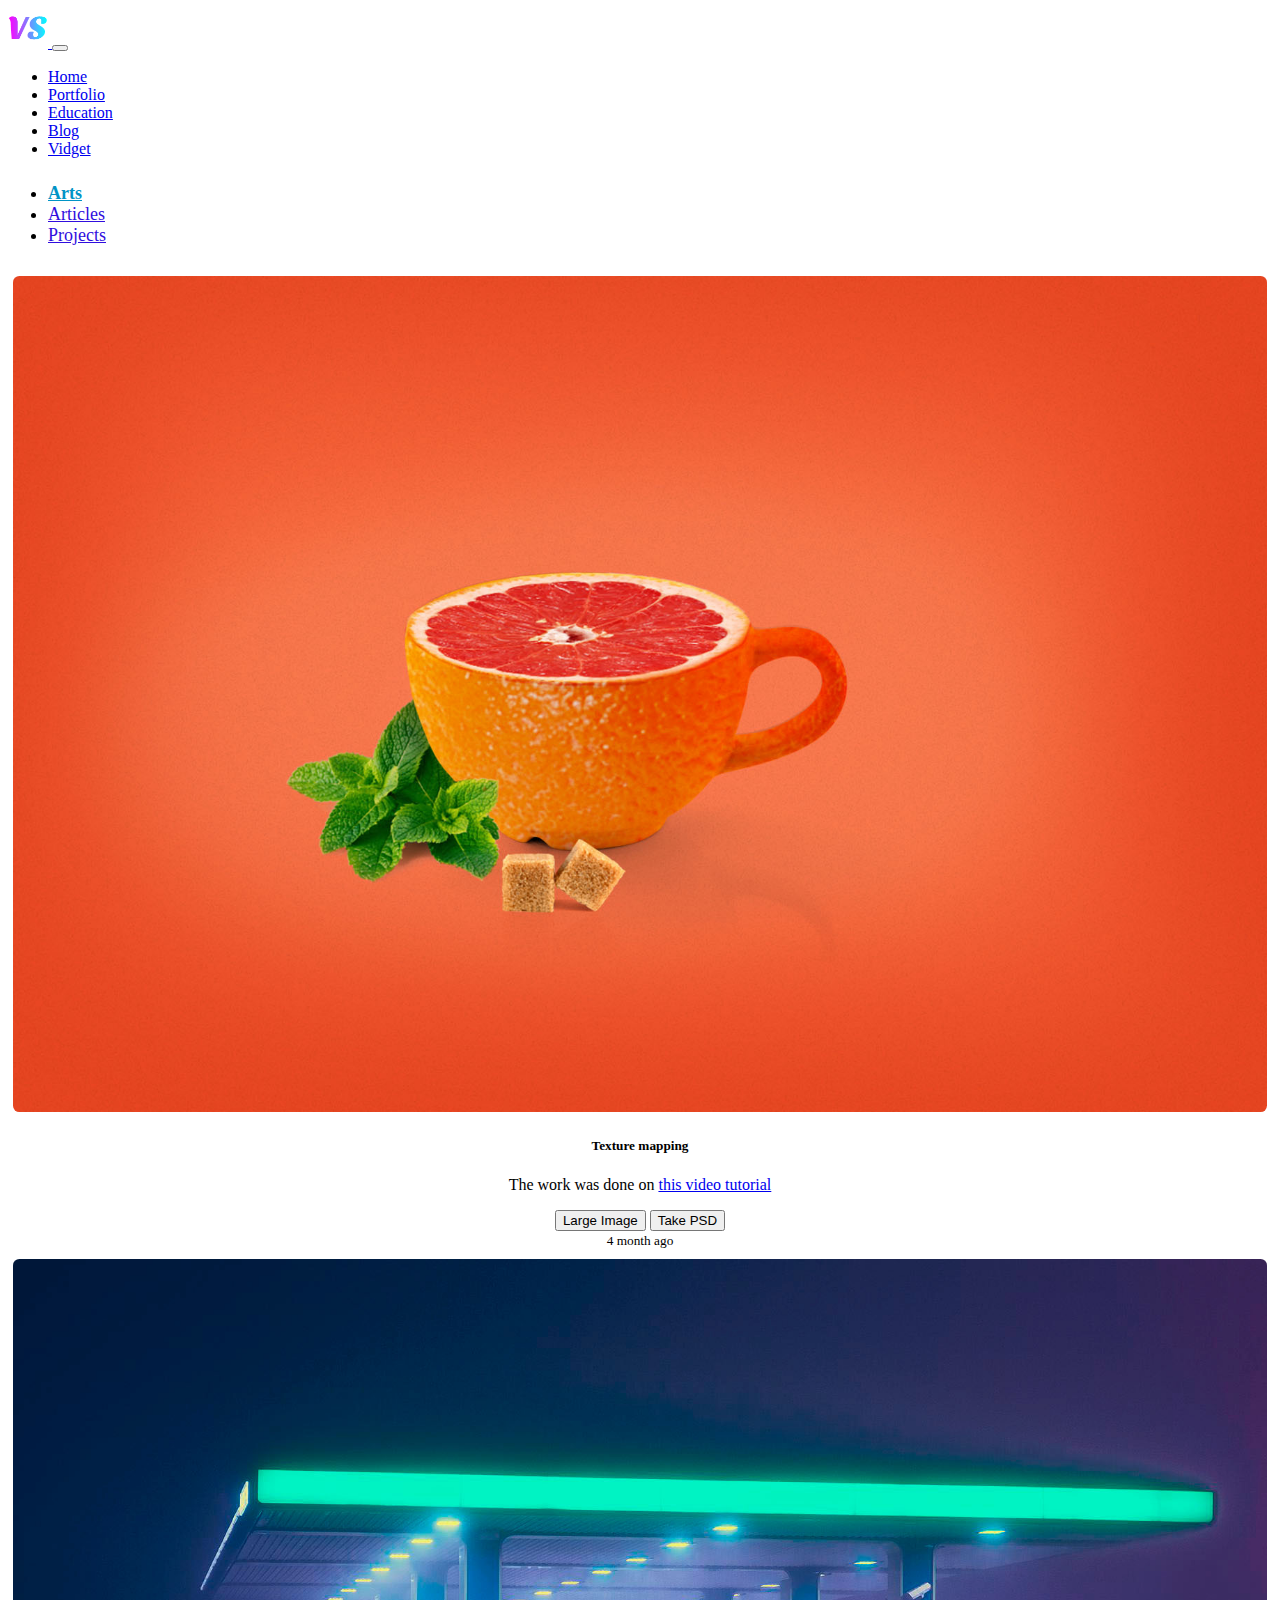
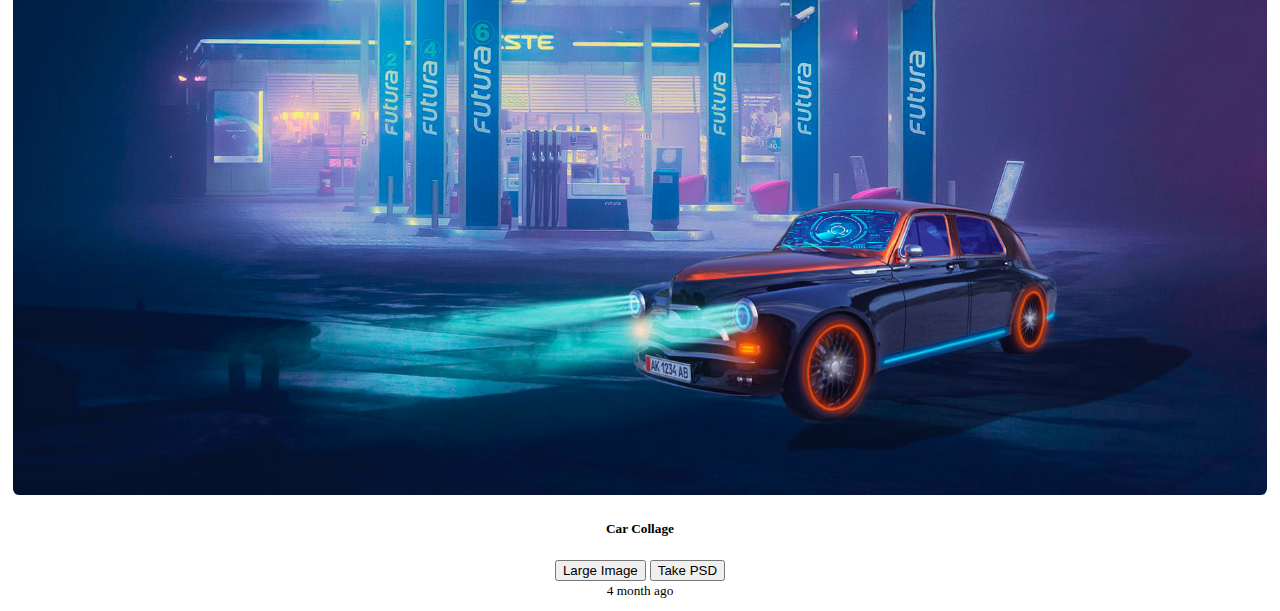
<file: portfolio/portfolio-arts.html>
<!DOCTYPE html>
<html lang="en">
  <head>
    <meta charset="UTF-8" />
    <meta name="viewport" content="width=device-width, initial-scale=1.0" />
    <title>My favorite places</title>
    <!--Подключаем SCC и JS Bootstrap-->
    <link
      href="https://cdn.jsdelivr.net/npm/bootstrap@5.2.0/dist/css/bootstrap.min.css"
      rel="stylesheet"
      integrity="sha384-gH2yIJqKdNHPEq0n4Mqa/HGKIhSkIHeL5AyhkYV8i59U5AR6csBvApHHNl/vI1Bx"
      crossorigin="anonymous"
    />
    <script
      src="https://cdn.jsdelivr.net/npm/bootstrap@5.2.0/dist/js/bootstrap.bundle.min.js"
      integrity="sha384-A3rJD856KowSb7dwlZdYEkO39Gagi7vIsF0jrRAoQmDKKtQBHUuLZ9AsSv4jD4Xa"
      crossorigin="anonymous"
    ></script>
    <!--Полдключаем наши собственные CSS-стили-->
    <link rel="stylesheet" href="../styles.css">
    <link rel="apple-touch-icon" sizes="180x180" href="../favicons/apple-touch-icon.png" />
    <link rel="icon" type="image/png" sizes="32x32" href="../favicons/favicon-32x32.png" />
    <link rel="icon" type="image/png" sizes="16x16" href="../favicons/favicon-16x16.png" />
    <link rel="manifest" href="/site.webmanifest">
    <style>
      .card {
        border-radius: 0.4em;
        text-align: center;
        padding: 0.3em;
        
      }
      .card:hover {
        background-color: rgba(0, 0, 0, 0.1);
      }
      .card img {
        border-radius: 0.4em;
        margin: auto;
        width: 100%;       
      }
    </style>
  </head>
  <body>
    <nav class="navbar navbar-expand-lg navbar-dark bg-dark">
      <div class="container">
        <a class="navbar-brand p-0" href="/">
          <img src="../logo.png" alt="Logo" width="40" />
        </a>
        <button
          class="navbar-toggler"
          type="button"
          data-bs-toggle="collapse"
          data-bs-target="#navbarNav"
          aria-controls="navbarNav"
          aria-expanded="false"
          aria-label="Toggle navigation"
        >
          <span class="navbar-toggler-icon"></span>
        </button>
        <div class="collapse navbar-collapse" id="navbarNav">
          <ul class="navbar-nav fs-5">
              <li class="nav-item">
                <a class="nav-link" aria-current="page" href="/">Home</a>
              </li>
              <li class="nav-item">
                <a class="nav-link active" href="portfolio-arts.html">Portfolio</a>
              </li>
              <li class="nav-item">
                <a class="nav-link" href="../education/assimilated-materials.html">Education</a>
              </li>
              <li class="nav-item">
                <a class="nav-link disabled" href="#">Blog</a>
              </li>
              <li class="nav-item">
                <a class="nav-link active" href="../vidgets/vidget.html">Vidget</a>
              </li>
            </ul>
      </div>
      </div>
    </nav>

    <ul class="nav justify-content-center nav-box nav-second">
      <li class="nav-item second-nav-item">
        <a class="nav-link second-nav-link-primary" href="#">Arts</a>
      </li>
      <li class="nav-item second-nav-item">
        <a class="nav-link second-nav-link"  href="portfolio-articles.html">Articles</a>
      </li>
      <li class="nav-item second-nav-item">
        <a class="nav-link second-nav-link" href="portfolio-projects.html">Projects</a>
      </li>
    </ul>

    <div class="container my-0">
      <div class="row row-cols-1 row-cols-md-2 row-cols-lg-3 g-3">
        <div class="col">
          <div class="card">
            <img
              src="images-arts/cup.jpg"
              class="card-img-top"
              alt="..."
              width="300"
            />
            <div class="card-body">
              <h5 class="card-title">Texture mapping</h5>
              <p class="card-text">
                The work was done on <a href="https://www.youtube.com/watch?v=_y2YcGqptLo">this video tutorial</a>
              </p>
              <div class="d-flex justify-content-between align-items-center">
                <div class="btn-group">
                  <button onclick="document.location='images-arts/cup.jpg'" type="button" class="btn btn-sm btn-outline-secondary" >Large Image</button>
                  <button onclick="document.location='images-arts/cup.psd'" type="button" class="btn btn-sm btn-outline-secondary">Take PSD</button>
                </div>
                <small class="text-muted">4 month ago</small>
              </div>
            </div>
          </div>
        </div>
        <div class="col">
            <div class="card">
              <img
                src="images-arts/car.jpg"
                class="card-img-top"
                alt="..."
                width="300"
              />
              <div class="card-body">
                <h5 class="card-title">Сar Сollage</h5>
                <div class="d-flex justify-content-between align-items-center">
                  <div class="btn-group">
                    <button onclick="document.location='images-arts/car.jpg'" type="button" class="btn btn-sm btn-outline-secondary">Large Image</button>
                    <button onclick="document.location='images-arts/car.psd'" type="button" class="btn btn-sm btn-outline-secondary">Take PSD</button>
                  </div>
                  <small class="text-muted">4 month ago</small>
                </div>
              </div>
            </div>
        </div>
      </div>
    </div>
  </body>
</html>
</file>
<file: styles.css>
.rounded-img {
    width: 60%;
    border-radius: 70%;
    box-shadow: 0 0 10px rgba(0, 0, 0, 0.4);
    padding: 0.6em;
    margin-bottom: 1em;
  }

/*Класс для второй панели навигации*/
.nav-second{
  margin-top: 25px;
  margin-bottom: 25px;
}
.second-nav-item{
  font-size: large;
}
.second-nav-item:hover{
  text-decoration: underline;
}
.second-nav-link-primary{
  color: rgb(0, 148, 198);
  font-weight: bold;
  text-decoration: underline;
}
.second-nav-link{
  color: rgb(48, 14, 222);
}
.second-nav-link:hover{
  color: rgb(48, 14, 222);
}
.bg-orange {
  background-color: #fd7e14;
}
</file>
<file: web-programming/lab-2/style.css>
/*Стили для оформления работы, не относятся к заданиям*/
td, th{
    border: 2px solid #561ad9; 
    max-width: 200px;
}
td:first-child{
    text-align: center;
    width: 10px;
}

/*Стили для заданий*/
.task-list{
    padding-right: 10px;
}
.task-list li{
    border: 1px solid blue;
    margin: 5px ;
    list-style-position: inside;
    padding: 2px;
    padding-right: 20px;
}
ol.task-list {
    padding-left: 5px;
}

.task-1 li:hover + li+ li{
    background-color: green;
    color:white;
}
.task-1 li:hover{
    background-color: red;
    color:white;
}

.task-2 li:hover ~ li:not(:last-child){
    background-color: green;
    color:white;
}
.task-2 li:hover{
    background-color: red;
    color:white;
}
</file>
<file: web-programming/lab-2/style2.css>
/*Селекторы начинаются с задания 3.*/
.task-3 div.hello p.test{ 
	color: crimson;
}

.task-4 p.test, .task-4 .hello{
    color: darkorange;
    font-weight: bold;
}

p>a, a.test{
	color: yellow;
	background-color: black;
}

#test b~i{
	background-color: indianred;
}

ul li > b {
 color: red;
}

h2.header {
	color: red;
}
h3.header {
	color:blue;
}

#test h2~p{
	color:green;
}

.task-10 p>* i{
	color: darkgoldenrod;
}

p[title*="Привет"], p[title*="привет"]{
	font-weight: bold;
	color: deeppink;
}
</file>
<file: web-programming/lab-3/index-orig.css>
/*Ссылка на шрифты кроме основного 'https://fonts.googleapis.com/css?family=Farsan|Hind+Siliguri|Racing+Sans+One|Six+Caps|Space+Mono:700'*/
@import url("https://fonts.googleapis.com/css?family=Farsan%7CHind+Siliguri%7CRacing+Sans+One%7CSix+Caps%7CSpace+Mono:700");

@font-face {
  font-family: "Silafejira";
  font-style: normal;
  font-weight: normal;
  src: local("Silafejira"), url("fonts/SilafejiraRegular.eot"),
    url("fonts/SilafejiraRegular.ttf") format("truetype"),
    url("fonts/SilafejiraRegular.otf") format("opentype"),
    url("fonts/SilafejiraRegular.woff") format("woff");
}

body {
  width: 1200px;
  margin: 0 auto;
}

p{
  margin-top: 0; /* Отступ сверху */
  margin-bottom: 0; /* Отступ снизу */
}

.clear-fix:after {
  display: block;
  clear: both;

  content: "";
}

/*––––––––––––––––––Шапка газеты––––––––––––––––––––*/
.header {
  margin: 35px 0 25px;
}

.header__info {
  float: left;

  box-sizing: border-box;
  width: 200px;
  padding: 25px 10px;

  border: 1px solid;
  text-align: center;
}

.header__weather {
  float: right;
  width: 200px;

}

.header__weather-title {
  text-align: center;
  font: bold 117% "SpaceMono", monospace;
  margin: 0;
}

.header__weather-text {
  text-align:justify;
  font-size: 80%;
  margin: 0;
}

.header__title {
  overflow: visible;
  font: 100px Silafejira;
  text-align: center;
  margin: 0;
}

/*––––––––––––––––––Подшапка газеты–––––––––––––––––*/
.sub-header {
  padding: 5px 0;

  border-top: 1px solid;
  border-bottom: 2px solid;
}

.sub-header__copyright {
  display: inline-block;
  font-size: 60%;
  margin: 0 30px;
}

.sub-header__price {
  float: right;
}

/*––––––––––––––––––Основной контент––––––––––––––––*/
.content {
  display: flex;
}

/*––––––––––––––––––Блок статьи–––––––––––––––––––––*/

.article__title {
  margin-top: 0;
  margin-bottom: 10px;
  font: bold 320% "Six Caps", sans-serif ;
}

.article_columns_two .article__content {
  column-count: 2;
  column-gap: 15px;
}
.article_columns_two .article__author,
.article_columns_two .article__continue
{
    column-span: all;
}

.article__title_font_racing{
  font: bold 200% "Racing Sans One", sans-serif;
}
.article__title_font_farsan{
  font: bold 230% "Farsan", cursive;
}

.article__content{
  font-size: 80%;
  text-indent: 2ch;
  text-align: justify;
}


.article__help {
  margin-top: 10px !important;
  margin-bottom: 4px !important;
}

.article__add-text {
  margin-top: 10px;
  margin-bottom: 4px;
  text-indent: 2ch;
  font-style: italic;
}

.article__author {
  display: block;
  font:bold 80% TimesNewRoman;
  text-align: center;
  margin-top: 10px;
}


.article__continue {
  display: block;
  text-align: center;
  font-size: 80%;
  font-style: oblique;
}

.article__image {
  margin: 0;
  text-indent: 0;
}

.article__image.article__image_align_right {
  float: right;

  margin: 10px 0 5px 10px;
}

.article__subtitle {
  margin: 10px 0;
  font: bold 117% "Times New Roman", serif;
  text-align: center;
}

.article__image-caption{
  text-decoration: underline;
  font-size: 0.8rem
}

/*––––––––––––––––––Блок главной фотографии–––––––––*/
.main-photo__caption{
  font-size: 0.7rem;
  text-align: right;
  text-transform:uppercase;
}
.main-photo__wrapper {
  margin: 0;
}

.main-photo__img {
  width: 100%;
}

.main-photo__title {
  margin: 0;
  font-weight: bold;
  font-size: 117%;
}

.main-photo__desc {
  margin-bottom: 20px;
  font-size: 80%;
}

/*––––––––––––––––––Линия разделения––––––––––––––––*/
.line {
  border-top: 1px solid #000;
}

.line.line_type_bold {
  margin-bottom: 3px;

  border-width: 2px;
}

.line.line_type_short {
  width: 70px;
  margin: 0 auto;
}

/*––––––––––––––––––Центральные колонки газеты––––––––––––––––––*/
.multicolumn {
  margin-top: 10px;
}

.multicolumn__right,
.multicolumn__left {
  display: inline-block;

  box-sizing: border-box;
  width: 49%;

  vertical-align: top;
}

.multicolumn__right {
  padding-left: 10px;
}

.multicolumn__left {
  padding-right: 10px;

  border-right: 1px solid #000;
}

.multicolumn .line_type_short {
  width: 50%;
  margin: 10px auto;
}

.multicolumn .article__title {
  margin: 10px 0 0 0;
}

.center-column {
  margin-top: 20px;
  padding: 0 10px;

  flex-grow: 2;
}

/*––––––––––––––––––Второстепенные колонки газеты––––––––––––––––––*/
.left-column {
  border-right: 1px solid #000;
}

.right-column {
  border-left: 1px solid #000;
}

.right-column,
.left-column {
  box-sizing: border-box;
  width: 200px;
  margin-top: 20px;
  padding: 0 10px;

  flex-shrink: 0;
}

/*––––––––––––––––––––––––––––––––––––––––––––––––––*/
</file>
<file: university/SysOpsResearch/lab10/styles.css>
body {
    font-family: Arial, sans-serif;
    text-align: center;
    background-color: #f0f0f0;
    /*background-image: url('../images/background.jpg'); */
    background-size: cover; /* Задний фон будет подстраиваться под размер окна */
    background-repeat: no-repeat;
    
    background-size: 100% auto; /* Ширина будет 100% ширины окна, высота автоматически подстраивается 
    background-repeat: no-repeat;
    background-position: center center; /* Центрируйте изображение по центру окна 
    */
}

h1 {
    color: #333;
    font-size: large;
}

.main-container {
    display: flex;
    flex-direction: row;
}

.game-container {
    margin: 20px auto;
    /*display: inline-block;*/
    background-color: #eee;
    border: 2px solid #ccc;
    padding: 10px;
    border-radius: 5px;
    float: left; /* Плавающий элемент справа */
}

.controls-field-element {
    float: left;
    display: inline-flex;
    margin-bottom: 5px;
}

.controls-field {
    display: flex;
    flex-direction: column;
}

.controls {
    border: 2px solid #ccc;
    margin-top: 20px;
    margin-bottom: 20px;
    width: 20%; /* Ширина настроек 20% экрана */
    float: left; /* Плавающий элемент слева */
}

.field {
    background-color: #fff;
    padding: 10px;
    border-radius: 5px;
}

.row {
    display: flex;
    flex-direction: row; /* Строки отображаются горизонтально */
}

.cell {
    width: 60px;
    height: 60px;
    background-color: #ddd;
    border: 1px solid #ccc;
    margin: 5px;
    position: relative; /* Добавляем позиционирование для карточек */
    display: flex; /* Добавляем flex-контейнер для центрирования */
    justify-content: center; /* Центрирование по горизонтали */
    align-items: center; /* Центрирование по вертикали */
}


.empty {
    background-color: #bfbfbf;
}

.treasure {
    background-color: gold;
    background-image: url("treasure.png"); /* Замените 'treasure.png' на путь к изображению сокровища */
    background-size: cover;
}

.score {
    position: absolute;
    top: 0px;
    right: 0px;
    /*background: rgba(255, 255, 255, 0.7);*/
    padding: 1px 5px;
    border-radius: 3px;
    font-weight: bold;
    font-size: 14px;
    color: #0819ff;
}

.alien-image {
    width: 80%; /* Ширина 100% от родительскего элемента */
    height: 80%; /* Высота 100% от родительского элемента */
    object-fit: cover; /* Масштабируем изображение, чтобы оно полностью заполнило родительский элемент */
}

.hero-image {
    width: 60%; /* Ширина 100% от родительскего элемента */
    height: 60%; /* Высота 100% от родительского элемента */
    object-fit: cover; /* Масштабируем изображение, чтобы оно полностью заполнило родительский элемент */
}

.treasure-image {
    width: 60%; /* Ширина 100% от родительскего элемента */
    height: 60%; /* Высота 100% от родительского элемента */
    object-fit: cover; /* Масштабируем изображение, чтобы оно полностью заполнило родительский элемент */
}
</file>
